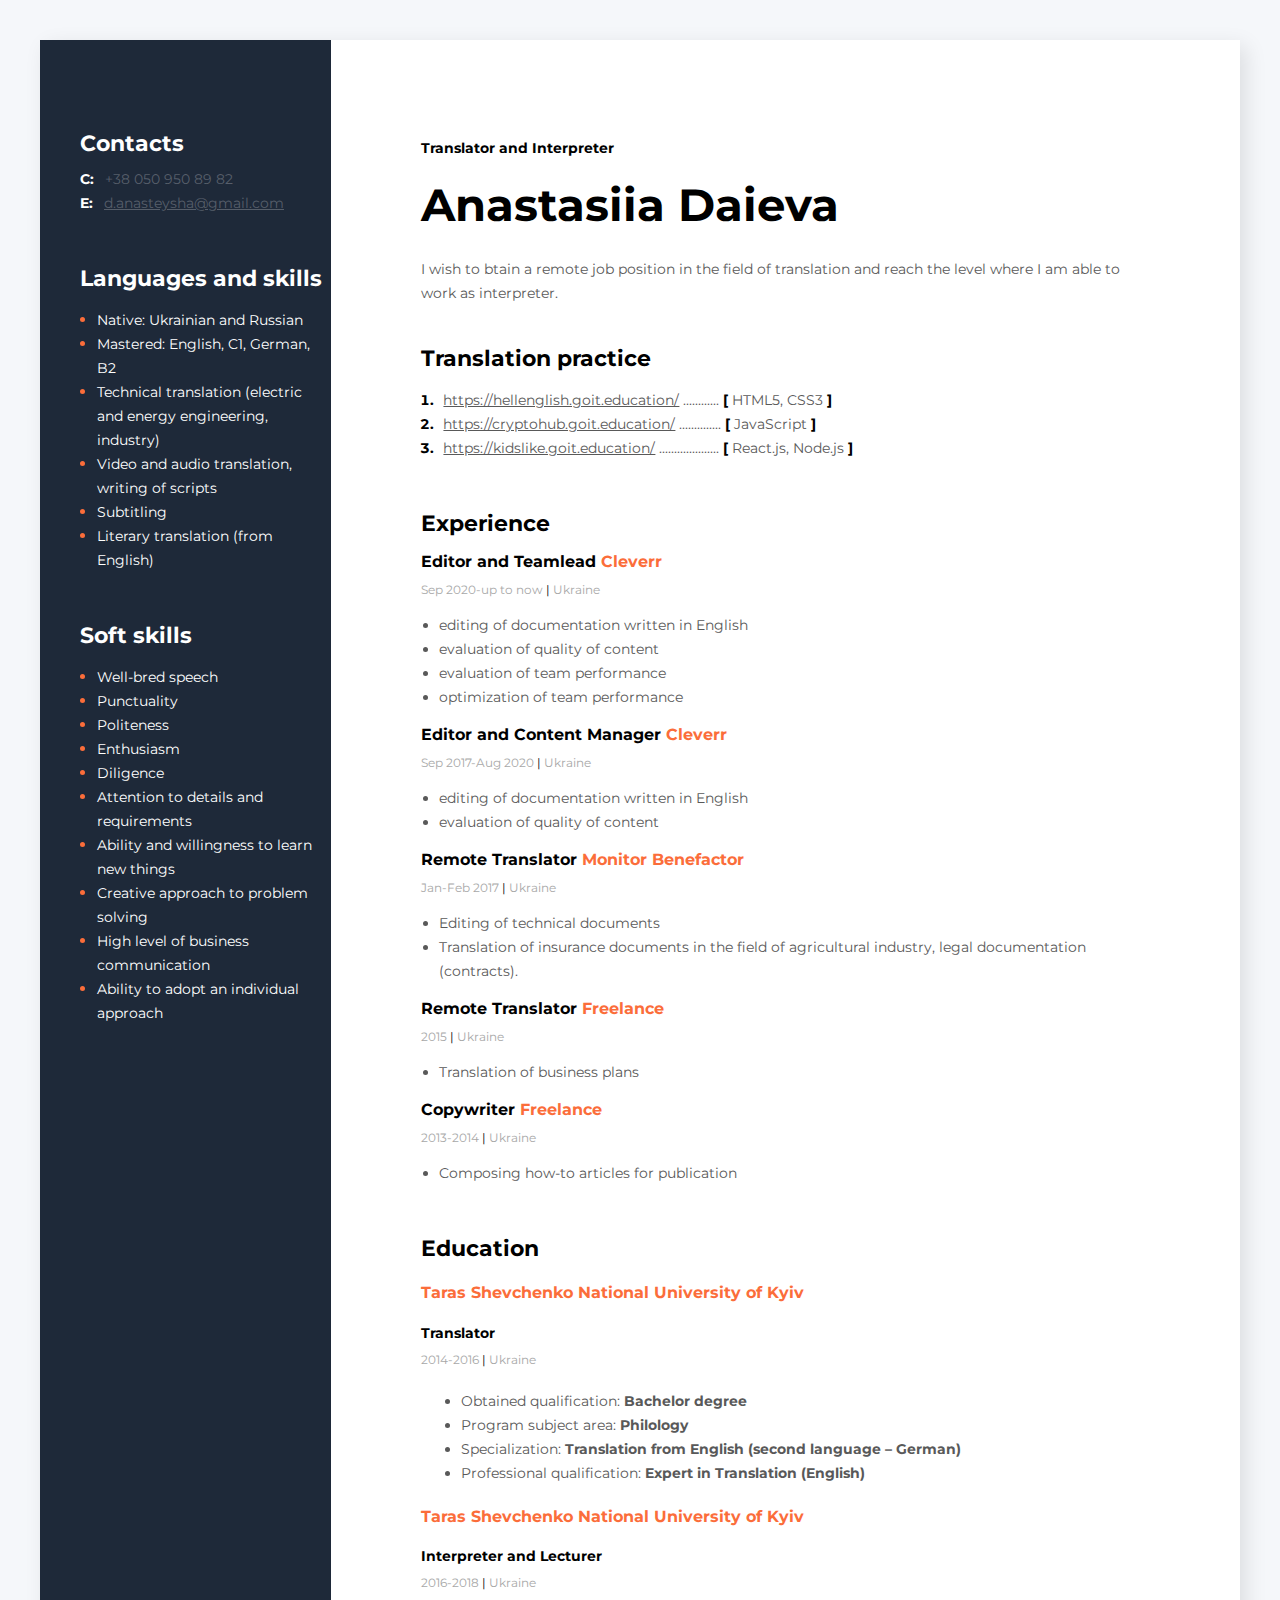
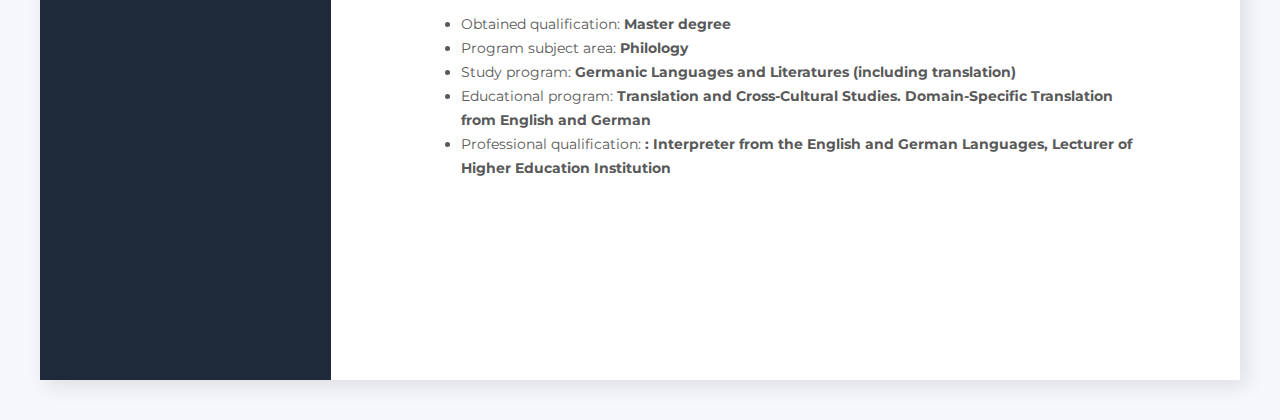
<file: index.html>
<!DOCTYPE html>
<html lang="en">
  <head>
    <meta charset="UTF-8" />
    <meta name="viewport" content="width=device-width, initial-scale=1.0" />
    <title>My resume</title>
    <link rel="preconnect" href="https://fonts.gstatic.com" />
    <link
      href="https://fonts.googleapis.com/css2?family=Montserrat:wght@400;700&display=swap"
      rel="stylesheet"
    />

    <link rel="stylesheet" href="./style.css" />
  </head>
  <body>
    <!--main container section-->
    <div class="main_container">
      <!--resume body section-->
      <div class="resume_body">
        <!--about me section-->
        <div class="about_me">
          <h2 class="about_me_profession">Translator and Interpreter</h2>
          <h1 class="about_me_name">Anastasiia Daieva</h1>

          <p class="about_me_description">
            I wish to btain a remote job position in the field of translation
            and reach the level where I am able to work as interpreter.
          </p>
        </div>
        <!--practice section-->
        <div class="practice_section">
          <h3 class="main_content_title">Translation practice</h3>
          <ol class="practice_list">
            <li class="practice_item">
              <span class="practice_text">
                <a
                  href="https://hellenglish.goit.education/"
                  class="practice_link"
                  >https://hellenglish.goit.education/</a
                >
                ............
                <span class="practice_bracket">[</span> HTML5, CSS3
                <span class="practice_bracket">]</span>
              </span>
            </li>
            <li class="practice_item">
              <span class="practice_text">
                <a
                  href="https://cryptohub.goit.education/"
                  class="practice_link"
                  >https://cryptohub.goit.education/</a
                >
                ..............
                <span class="practice_bracket">[</span> JavaScript
                <span class="practice_bracket">]</span>
              </span>
            </li>
            <li class="practice_item">
              <span class="practice_text">
                <a
                  href=" https://kidslike.goit.education/"
                  class="practice_link"
                >
                  https://kidslike.goit.education/</a
                >
                ....................
                <span class="practice_bracket">[</span> React.js, Node.js
                <span class="practice_bracket">]</span>
              </span>
            </li>
          </ol>
        </div>
        <!--work experience section-->
        <div class="work_experience">
          <h3 class="main_content_title">Experience</h3>
          <!--fifth-->
          <div class="company_number">
            <h4 class="experience_position">
              Editor and Teamlead
              <span class="experience_company">Cleverr</span>
            </h4>
            <p class="experience_time">
              Sep 2020-up to now
              <span class="experience_divider">|</span> Ukraine
            </p>

            <ul class="experience_duties">
              <li class="duty_item">
                editing of documentation written in English
              </li>
              <li class="duty_item">evaluation of quality of content</li>
              <li class="duty_item">evaluation of team performance</li>
              <li class="duty_item">optimization of team performance</li>
            </ul>
          </div>

          <!--fourth-->
          <div class="company_number">
            <h4 class="experience_position">
              Editor and Content Manager
              <span class="experience_company">Cleverr</span>
            </h4>
            <p class="experience_time">
              Sep 2017-Aug 2020
              <span class="experience_divider">|</span> Ukraine
            </p>

            <ul class="experience_duties">
              <li class="duty_item">
                editing of documentation written in English
              </li>
              <li class="duty_item">evaluation of quality of content</li>
            </ul>
          </div>

          <!--third-->
          <div class="company_number">
            <h4 class="experience_position">
              Remote Translator
              <span class="experience_company">Monitor Benefactor</span>
            </h4>
            <p class="experience_time">
              Jan-Feb 2017 <span class="experience_divider">|</span> Ukraine
            </p>

            <ul class="experience_duties">
              <li class="duty_item">Editing of technical documents</li>
              <li class="duty_item">
                Translation of insurance documents in the field of agricultural
                industry, legal documentation (contracts).
              </li>
            </ul>
          </div>

          <!--second-->
          <div class="company_number">
            <h4 class="experience_position">
              Remote Translator
              <span class="experience_company">Freelance</span>
            </h4>
            <p class="experience_time">
              2015 <span class="experience_divider">|</span> Ukraine
            </p>

            <ul class="experience_duties">
              <li class="duty_item">Translation of business plans</li>
            </ul>
          </div>

          <!--first-->
          <div class="company_number">
            <h4 class="experience_position">
              Copywriter <span class="experience_company">Freelance</span>
            </h4>
            <p class="experience_time">
              2013-2014 <span class="experience_divider">|</span> Ukraine
            </p>

            <ul class="experience_duties">
              <li class="duty_item">
                Composing how-to articles for publication
              </li>
            </ul>
          </div>
        </div>
        <!--education section-->
        <div class="education">
          <h3 class="main_content_title">Education</h3>
          <!--1st degree section-->
          <div>
            <span class="education_uni">
              <h4>Taras Shevchenko National University of Kyiv</h4>
            </span>
            <h4 class="qualification_title">Translator</h4>
            <p class="qualification_time">
              2014-2016 <span class="qualification_divider">|</span> Ukraine
            </p>

            <ul>
              <li class="education_item">
                Obtained qualification: <b>Bachelor degree</b>
              </li>
              <li class="education_item">
                Program subject area: <b>Philology</b>
              </li>
              <li class="education_item">
                Specialization:
                <b>Translation from English (second language – German)</b>
              </li>
              <li class="education_item">
                Professional qualification:
                <b>Expert in Translation (English)</b>
              </li>
            </ul>
          </div>
          <!--second degree section-->
          <div>
            <span class="education_uni">
              <h4>Taras Shevchenko National University of Kyiv</h4>
            </span>
            <h4 class="qualification_title">Interpreter and Lecturer</h4>
            <p class="qualification_time">
              2016-2018 <span class="qualification_divider">|</span> Ukraine
            </p>
            <ul>
              <li class="education_item">
                Obtained qualification: <b>Master degree</b>
              </li>
              <li class="education_item">
                Program subject area: <b>Philology</b>
              </li>
              <li class="education_item">
                Study program:
                <b
                  >Germanic Languages and Literatures (including translation)</b
                >
              </li>
              <li class="education_item">
                Educational program:
                <b
                  >Translation and Cross-Cultural Studies. Domain-Specific
                  Translation from English and German</b
                >
              </li>
              <li class="education_item">
                Professional qualification:
                <b
                  >: Interpreter from the English and German Languages, Lecturer
                  of Higher Education Institution</b
                >
              </li>
            </ul>
          </div>
        </div>
      </div>
      <!--sidebar section-->
      <aside class="sidebar">
        <!--contacts section-->
        <div class="contacts_section">
          <h3 class="sidebar_title">Contacts</h3>
          <div>
            <span class="contacts_section_type">C:</span>
            <a class="contacts_section_link_phone" href="tel:+380509508982"
              >+38 050 950 89 82</a
            >
          </div>
          <div>
            <span class="contacts_section_type">E:</span>
            <a
              class="contacts_section_link_mail"
              href="mailto:d.anasteysha@gmail.com"
              >d.anasteysha@gmail.com</a
            >
          </div>
        </div>

        <!--languages and skills section-->
        <div class="languages_and_skills_section">
          <h3 class="sidebar_title">Languages and skills</h3>
          <ul class="languages_and_skills_list">
            <li class="las_item">
              <span class="las_item_text">Native: Ukrainian and Russian</span>
            </li>
            <li class="las_item">
              <span class="las_item_text"
                >Mastered: English, C1, German, B2</span
              >
            </li>
            <li class="las_item">
              <span class="las_item_text"
                >Technical translation (electric and energy engineering,
                industry)</span
              >
            </li>
            <li class="las_item">
              <span class="las_item_text"
                >Video and audio translation, writing of scripts</span
              >
            </li>
            <li class="las_item">
              <span class="las_item_text">Subtitling</span>
            </li>
            <li class="las_item">
              <span class="las_item_text"
                >Literary translation (from English)</span
              >
            </li>
          </ul>
        </div>
        <!--soft skills section-->
        <div class="soft_skills_section">
          <h3 class="sidebar_title">Soft skills</h3>
          <ul class="soft_skills_list">
            <li class="soft_skills_item">
              <span class="soft_skills_item_text">Well-bred speech</span>
            </li>
            <li class="soft_skills_item">
              <span class="soft_skills_item_text">Punctuality</span>
            </li>
            <li class="soft_skills_item">
              <span class="soft_skills_item_text">Politeness</span>
            </li>
            <li class="soft_skills_item">
              <span class="soft_skills_item_text">Enthusiasm</span>
            </li>
            <li class="soft_skills_item">
              <span class="soft_skills_item_text">Diligence</span>
            </li>
            <li class="soft_skills_item">
              <span class="soft_skills_item_text"
                >Attention to details and requirements</span
              >
            </li>
            <li class="soft_skills_item">
              <span class="soft_skills_item_text"
                >Ability and willingness to learn new things</span
              >
            </li>
            <li class="soft_skills_item">
              <span class="soft_skills_item_text"
                >Creative approach to problem solving</span
              >
            </li>
            <li class="soft_skills_item">
              <span class="soft_skills_item_text"
                >High level of business communication</span
              >
            </li>
            <li class="soft_skills_item">
              <span class="soft_skills_item_text"
                >Ability to adopt an individual approach</span
              >
            </li>
          </ul>
        </div>
      </aside>
    </div>
  </body>
</html>
</file>
<file: style.css>
body {
    font-family: 'Montserrat', sans-serif;

    background-color: #F5F7FA;
}



.main_container {
    display: flex;
    flex-direction: row-reverse;
    width: 1200px;
    background-color: #fff;
    margin: 40px auto;
    box-shadow: 6px 6px 20px rgba(0, 0, 0, 0.1);
}

/* resume body section */

.resume_body {
    padding: 100px 90px;
}


.about_me {
    margin-bottom: 40px;
}

.about_me_profession {
    font-style: normal;
    font-weight: bold;
    font-size: 14px;
    line-height: 17px;
    color:black;
    margin: 0 0 20px 0;


}

.about_me_name {
    font-style: normal;
    font-weight: bold;
    font-size: 45px;
    line-height: 55px;
    color: black;
    margin: 0 0 25px 0;
}

.about_me_description {
    width: 400 px;
    font-style: normal;
    font-weight: normal;
    font-size: 14px;
    line-height: 24px;
    color: #595959;
}

.main_content_title {
    font-style: normal;
    font-weight: bold;
    font-size: 22px;
    line-height: 27px;
    color: #000000;
    margin-bottom: 10px;
}

/* translation practice section */

.practice_section {
    margin: 0 0 50px 0;
}

.practice_item {
    font-style: normal;
    font-weight: bold;
    font-size: 14px;
    line-height: 24px;
    color: #000000;
}

.practice_link {
    font-style: normal;
    font-weight: normal;
    font-size: 14px;
    line-height: 24px;
    color: #595959;
}
.practice_text {
    font-style: normal;
    font-weight: normal;
    font-size: 14px;
    line-height: 24px;
    color: #595959;
    margin-left: 5px;
}

.practice_bracket {
    font-style: normal;
    font-weight: bold;
    font-size: 14px;
    line-height: 24px;
    color: #000000;
    
}



.practice_list {
    padding: 0 0 0 17px;
}


/* work experience */


.experience_position {
    font-style: normal;
    font-weight: bold;
    font-size: 16px;
    line-height: 20px;
    color: black;
    margin: 0 0 10px 0;
}

.qualification_time,
.experience_time {
    font-style: normal;
    font-weight: normal;
    font-size: 12px;
    line-height: 15px;
    color: #A8A8A8;
    margin: 10px 0 10px 0;
}

.qualification_divider,
.experience_divider {
    color: black;
}

.education_uni {
    font-style: normal;
    font-weight: bold;
    font-size: 16px;
    line-height: 20px;
    color: #FB6D3A;
}
.experience_company {
    color: #FB6D3A;
}

.experience_duties{
    padding-left: 18px;
}


.education_item,
.duty_item {
    font-style: normal;
    font-weight: normal;
    font-size: 14px;
    line-height: 24px;
    color: #595959;
}

.education {
    font-style: normal;
    font-weight: bold;
    font-size: 22px;
    line-height: 27px;
    color: #000000;
    margin: 50px 0 100px 0;
}

.qualification_title {
    font-style: normal;
    font-weight: bold;
    font-size: 14px;
    line-height: 17px;
    color: #000000;
    margin: 0 0 10px 0;
}


.company_number {
    margin: 15px 15px 0 0;
}


/* sidebar section */

.sidebar {
    background-color: #1E2939;
    width: 370px;
    padding: 40px 0;
}

.contacts_section,
.languages_and_skills_section,
.soft_skills_section {
    margin: 50px 0 0 40px;
}

.sidebar_title {
    font-style: normal;
    font-weight: bold;
    font-size: 22px;
    line-height: 27px;
    color: #fff;
    margin-bottom: 10px;
  
}

/* contacts section */
.contacts_section_type{
    font-style: normal;
    font-weight: bold;
    font-size: 14px;
    line-height: 24px;
    color: #fff;
    margin-right: 7px;
}
.contacts_section_link_phone {
    font-style: normal;
    font-weight: normal;
    font-size: 14px;
    line-height: 24px;
    color: #565E6A;
    text-decoration: none;
}

.contacts_section_link_mail {
    font-style: normal;
    font-weight: normal;
    font-size: 14px;
    line-height: 24px;
    color: #565E6A;
}

/* tech skills */

.languages_and_skills_list,
.soft_skills_list {
    padding: 0 0 0 17px;
}

.las_item,
.soft_skills_item {
    color: #FB6D3A;
}

.las_item_text,
.soft_skills_item_text {
    font-style: normal;
    font-weight: normal;
    font-size: 14px;
    line-height: 24px;
    color: #fff
}
</file>
